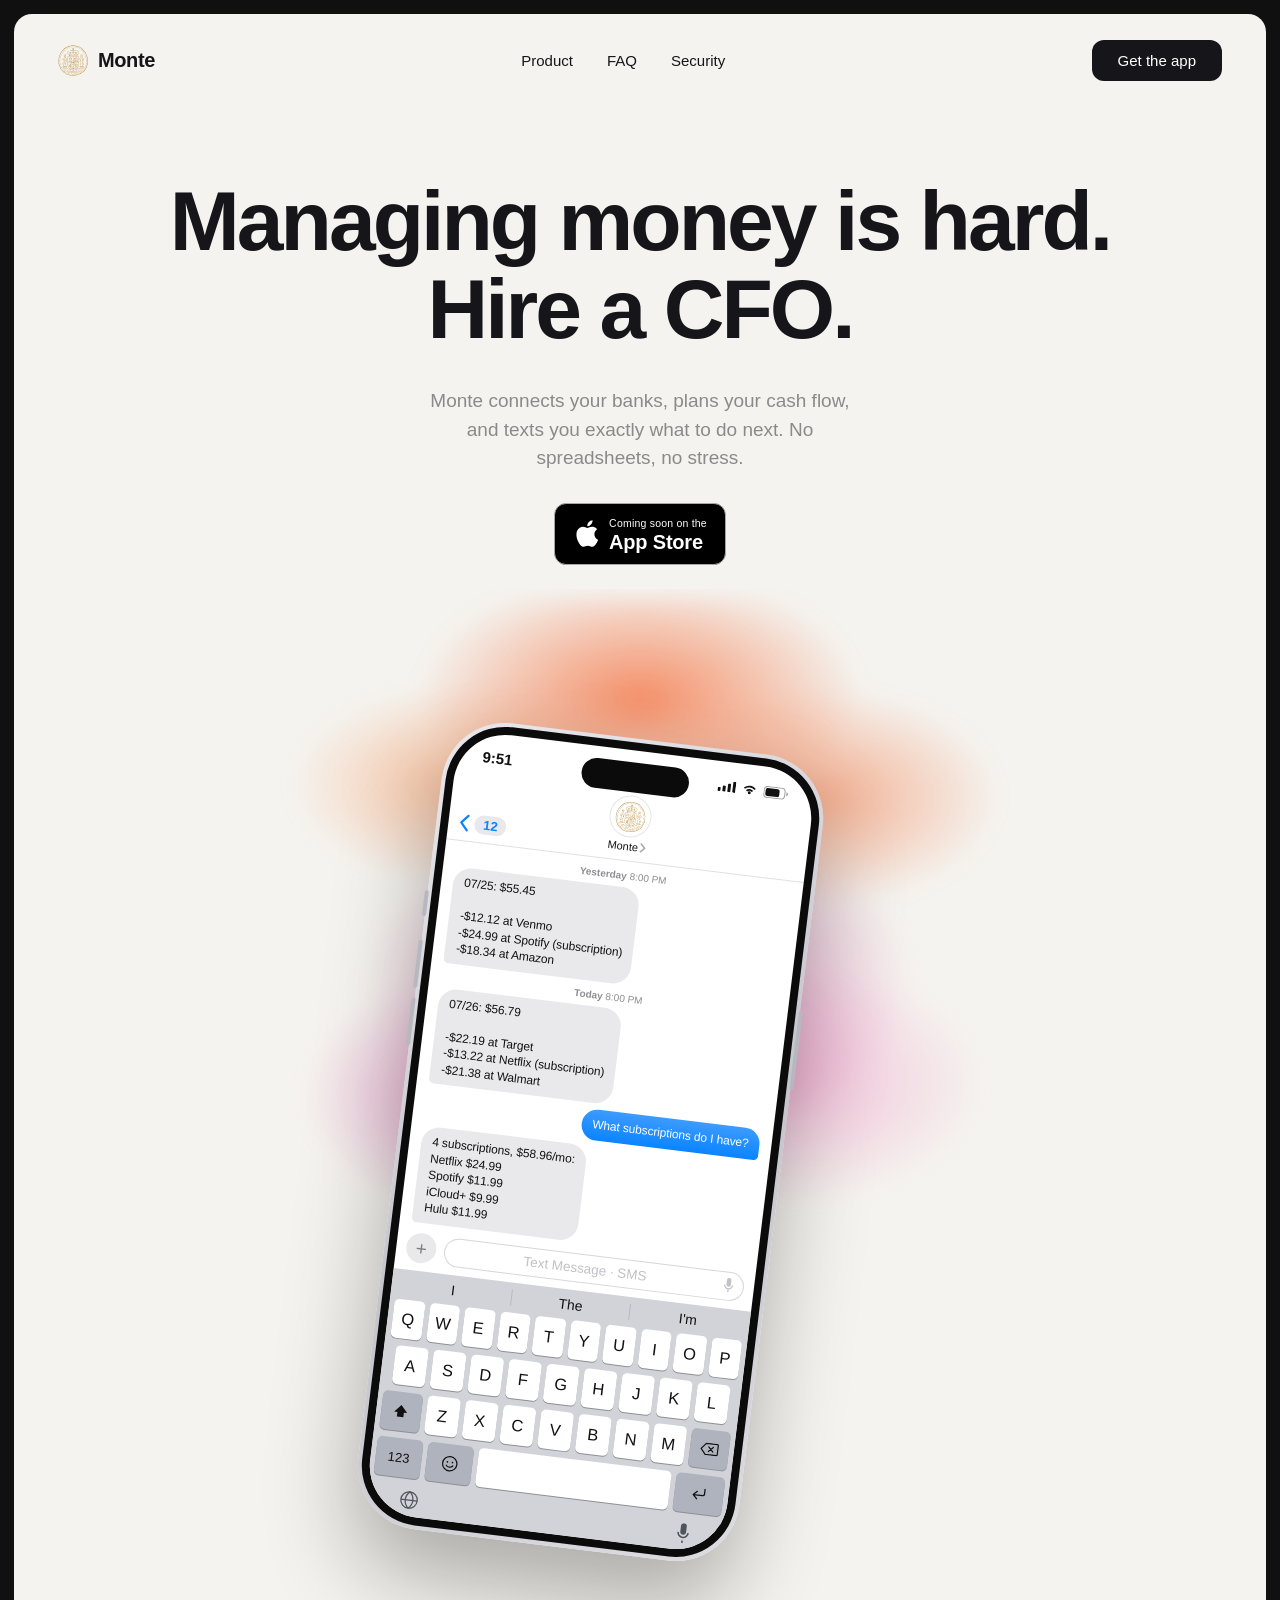
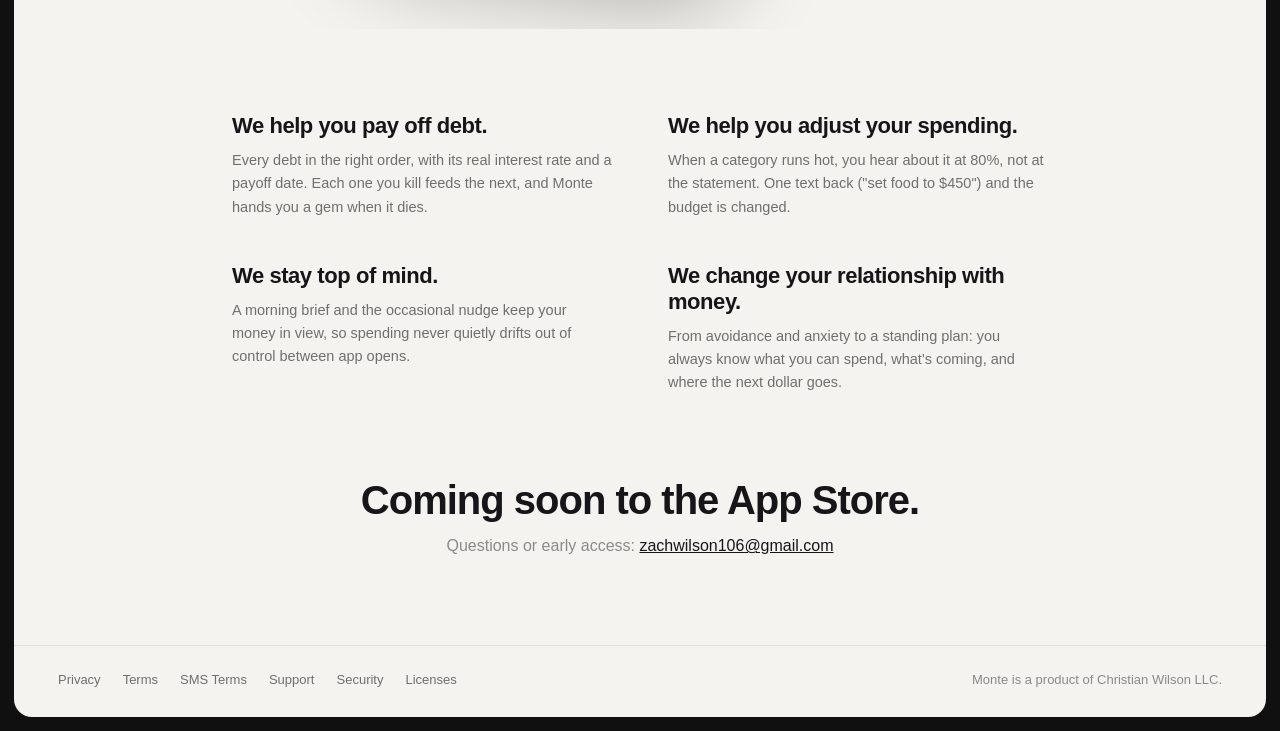
<file: index.html>
<!doctype html>
<html lang="en">
<head>
<meta charset="utf-8">
<meta name="viewport" content="width=device-width, initial-scale=1">
<title>Monte, Your personal CFO</title>
<meta name="description" content="Monte connects your banks, plans your cash flow, and texts you exactly what to do next. Your personal CFO, in your pocket.">
<link rel="icon" type="image/svg+xml" href="/coin.svg">
<link rel="icon" type="image/png" href="/logo.png">
<style>
  * { margin: 0; padding: 0; box-sizing: border-box; }
  html { scroll-behavior: smooth; }
  body {
    background: #101010;
    font-family: -apple-system, BlinkMacSystemFont, "SF Pro Display", "Segoe UI", Roboto, sans-serif;
    color: #16161a;
    padding: 14px;
  }
  .page {
    background: #f5f3ef;
    border-radius: 18px;
    overflow: hidden;
    min-height: calc(100vh - 28px);
    display: flex;
    flex-direction: column;
  }

  /* Header */
  header {
    display: flex; align-items: center; justify-content: space-between;
    padding: 26px 44px 0;
  }
  .brand { display: flex; align-items: center; gap: 10px; text-decoration: none; color: #16161a; }
  .brand img { width: 30px; height: 31px; }
  .brand span { font-size: 20px; font-weight: 600; letter-spacing: -0.02em; }
  nav { display: flex; gap: 34px; }
  nav a { text-decoration: none; color: #16161a; font-size: 15px; }
  nav a:hover { opacity: 0.6; }
  .btn {
    display: inline-block; background: #16161a; color: #fff; text-decoration: none;
    font-size: 15px; font-weight: 500; padding: 12px 26px; border-radius: 12px;
  }
  .btn:hover { background: #000; }

  /* Hero */
  .hero { text-align: center; padding: 96px 24px 0; }
  .hero h1 {
    font-weight: 700;
    font-size: clamp(42px, 6.6vw, 84px);
    line-height: 1.05;
    letter-spacing: -0.035em;
  }
  .hero p {
    color: #8a8a8a; font-size: clamp(16px, 1.6vw, 19px); line-height: 1.5;
    max-width: 420px; margin: 34px auto 0;
  }
  .hero .btn { margin-top: 30px; padding: 14px 32px; border-radius: 13px; font-size: 16px; }
  .appstore {
    display: inline-flex; align-items: center; gap: 10px;
    background: #000; color: #fff; text-decoration: none;
    border: 1px solid #a6a6a6; border-radius: 12px;
    padding: 9px 18px 10px; margin-top: 30px;
  }
  .appstore .lines { text-align: left; line-height: 1.15; }
  .appstore .small { font-size: 10.5px; letter-spacing: 0.02em; }
  .appstore .big { font-size: 20px; font-weight: 600; letter-spacing: -0.01em; }

  /* Cloud + phone */
  .stage { position: relative; margin-top: 24px; height: 1040px; overflow: hidden; }
  .cloud {
    position: absolute; left: 50%; top: 10px; transform: translateX(-50%);
    width: 860px; height: 620px; pointer-events: none;
    background:
      radial-gradient(38% 30% at 50% 16%, rgba(244,124,78,.85), transparent 68%),
      radial-gradient(30% 24% at 30% 30%, rgba(248,176,132,.8), transparent 68%),
      radial-gradient(32% 26% at 70% 32%, rgba(243,140,96,.7), transparent 68%),
      radial-gradient(46% 38% at 50% 62%, rgba(238,132,194,.8), transparent 70%),
      radial-gradient(36% 30% at 36% 80%, rgba(230,110,188,.7), transparent 70%),
      radial-gradient(34% 28% at 66% 78%, rgba(240,150,200,.6), transparent 70%);
    filter: blur(10px);
  }
  .phone {
    position: relative; margin: 150px auto 0;
    width: 384px; height: 812px;
    background: linear-gradient(145deg, #e8e8ec, #c4c4cb 55%, #dcdce1);
    border-radius: 64px; padding: 4px;
    transform: rotate(7deg);
    transform-origin: top center;
    box-shadow: 0 44px 90px rgba(0,0,0,.30);
  }
  .sbtn { position: absolute; background: #b7b7bf; border-radius: 3px; }
  .sbtn.action { left: -3px; top: 176px; width: 4px; height: 26px; }
  .sbtn.volup  { left: -3px; top: 226px; width: 4px; height: 48px; }
  .sbtn.voldn  { left: -3px; top: 284px; width: 4px; height: 48px; }
  .sbtn.power  { right: -3px; top: 250px; width: 4px; height: 80px; }
  .bezel { background: #0b0b0c; border-radius: 60px; padding: 8px; height: 100%; }
  .screen {
    background: #fff; border-radius: 52px; height: 100%; overflow: hidden;
    position: relative; display: flex; flex-direction: column;
  }
  .island {
    position: absolute; top: 12px; left: 50%; transform: translateX(-50%);
    width: 108px; height: 30px; background: #0b0b0c; border-radius: 18px; z-index: 2;
  }
  .statusrow {
    display: flex; justify-content: space-between; align-items: center;
    padding: 16px 26px 0; font-size: 15px; font-weight: 600; color: #111;
  }
  .statusrow .icons { display: flex; align-items: center; gap: 6px; }
  .statusrow svg { display: block; }
  .msgheader {
    display: flex; align-items: flex-end; padding: 12px 10px 8px;
    border-bottom: 0.5px solid rgba(0,0,0,.12);
  }
  .back { display: flex; align-items: center; gap: 5px; width: 74px; }
  .unread {
    background: #e9e9eb; color: #0a84ff; font-size: 13px; font-weight: 600;
    padding: 2px 9px; border-radius: 12px;
  }
  .contact { flex: 1; text-align: center; }
  .contact .avatar {
    width: 42px; height: 42px; border-radius: 50%; background: #fff;
    border: 1px solid rgba(0,0,0,.1);
    display: inline-flex; align-items: center; justify-content: center;
  }
  .contact .avatar img { width: 30px; height: 31px; }
  .contact .name {
    font-size: 11px; color: #111; margin-top: 3px;
    display: flex; align-items: center; justify-content: center; gap: 2px;
  }
  .contact .name svg { opacity: 0.35; }
  .hspace { width: 74px; }
  .thread {
    flex: 1; overflow: hidden; text-align: left;
    display: flex; flex-direction: column; gap: 6px;
    padding: 7px 12px 2px; font-size: 12px;
  }
  .day { text-align: center; font-size: 10px; color: #8e8e93; margin-top: 2px; }
  .day b { font-weight: 600; }
  .imsg {
    max-width: 80%; padding: 7px 11px; border-radius: 18px;
    line-height: 1.38; letter-spacing: -0.01em; white-space: pre-line;
  }
  .recv { background: #e9e9eb; color: #111; align-self: flex-start; border-bottom-left-radius: 5px; }
  .sent {
    background: linear-gradient(180deg, #3d9bff, #0a84ff); color: #fff;
    align-self: flex-end; border-bottom-right-radius: 5px;
  }
  .inputbar { display: flex; align-items: center; gap: 8px; padding: 4px 10px 8px; }
  .plusbtn {
    width: 30px; height: 30px; border-radius: 50%; background: #e9e9eb;
    color: #7c7c82; font-size: 19px; line-height: 1;
    display: flex; align-items: center; justify-content: center;
  }
  .field {
    flex: 1; position: relative; border: 1px solid #d6d6db; border-radius: 16px;
    padding: 6px 30px 6px 12px; font-size: 13.5px; color: #c1c1c6;
  }
  .field svg { position: absolute; right: 9px; top: 50%; transform: translateY(-50%); }
  .kb { background: #d1d3d9; padding: 0 3px 4px; }
  .qt { display: flex; align-items: stretch; padding: 7px 0; }
  .qt span {
    flex: 1; text-align: center; font-size: 14px; color: #111;
    border-right: 1px solid rgba(0,0,0,.12);
  }
  .qt span:last-child { border-right: none; }
  .krow { display: flex; justify-content: center; gap: 5px; margin-bottom: 7px; padding: 0 2px; }
  .key {
    flex: 1; max-width: 33px; height: 39px; background: #fff; border-radius: 5px;
    box-shadow: 0 1px 0 rgba(0,0,0,.32); color: #111;
    display: flex; align-items: center; justify-content: center; font-size: 16.5px;
  }
  .key.mod { max-width: 44px; background: #aeb3be; }
  .key.k123 { max-width: 46px; background: #aeb3be; font-size: 13px; }
  .key.face { max-width: 46px; background: #aeb3be; }
  .key.space { max-width: none; flex: 4; }
  .key.ret { max-width: 60px; background: #aeb3be; }
  .kbfoot { display: flex; justify-content: space-between; padding: 4px 30px 2px; }

  /* Product strip */
  .strip {
    display: grid; grid-template-columns: repeat(2, 1fr); gap: 44px 56px;
    max-width: 880px; margin: 0 auto; padding: 84px 32px;
  }
  .strip h3 {
    font-weight: 700; letter-spacing: -0.02em;
    font-size: 22px; margin-bottom: 10px;
  }
  .strip p { color: #6f6f6f; font-size: 14.5px; line-height: 1.6; }

  /* Get section */
  .get { text-align: center; padding: 0 24px 90px; }
  .get h2 {
    font-weight: 700;
    font-size: clamp(28px, 3.6vw, 40px); letter-spacing: -0.025em;
  }
  .get p { color: #8a8a8a; margin-top: 14px; font-size: 16px; }
  .get a { color: #16161a; }

  /* Footer */
  footer {
    border-top: 1px solid rgba(0,0,0,.08);
    padding: 26px 44px 30px;
    display: flex; flex-wrap: wrap; gap: 10px 26px; align-items: center; justify-content: space-between;
    font-size: 13px; color: #8a8a8a;
  }
  footer .links { display: flex; flex-wrap: wrap; gap: 22px; }
  footer a { color: #6f6f6f; text-decoration: none; }
  footer a:hover { color: #16161a; }

  @media (max-width: 760px) {
    header { padding: 20px 22px 0; }
    nav { display: none; }
    .hero { padding-top: 64px; }
    .stage { height: 820px; }
    .phone { margin-top: 110px; transform: rotate(4deg) scale(0.8); }
    .cloud { width: 620px; height: 470px; }
    .strip { grid-template-columns: 1fr; gap: 34px; padding: 64px 28px; }
    footer { padding: 22px 22px 26px; justify-content: center; text-align: center; }
  }
  @media (max-width: 420px) {
    .stage { height: 730px; }
    .phone { transform: rotate(3deg) scale(0.7); margin-top: 80px; }
  }
</style>
</head>
<body>
<div class="page">

  <header>
    <a class="brand" href="./"><img src="/coin.svg" alt=""><span>Monte</span></a>
    <nav>
      <a href="#product">Product</a>
      <a href="faq/">FAQ</a>
      <a href="security/">Security</a>
    </nav>
    <a class="btn" href="#get">Get the app</a>
  </header>

  <section class="hero">
    <h1>Managing money is hard.<br>Hire a CFO.</h1>
    <p>Monte connects your banks, plans your cash flow, and texts you exactly what to do next. No spreadsheets, no stress.</p>
    <a class="appstore" href="#get" aria-label="Download on the App Store (coming soon)">
      <svg width="26" height="31" viewBox="0 0 24 29" fill="#fff"><path d="M19.9 15.3c0-3.1 2.5-4.6 2.6-4.7-1.4-2.1-3.7-2.4-4.5-2.4-1.9-.2-3.7 1.1-4.7 1.1-1 0-2.5-1.1-4.1-1.1-2.1 0-4 1.2-5.1 3.1-2.2 3.8-.6 9.4 1.6 12.5 1 1.5 2.3 3.2 3.9 3.1 1.6-.1 2.2-1 4.1-1s2.4 1 4.1 1c1.7 0 2.8-1.5 3.8-3 1.2-1.7 1.7-3.4 1.7-3.5-.1-.1-3.4-1.3-3.4-5.1zM16.8 5.9c.9-1 1.4-2.4 1.3-3.9-1.2.1-2.7.8-3.6 1.9-.8.9-1.5 2.4-1.3 3.8 1.4.1 2.7-.7 3.6-1.8z"/></svg>
      <span class="lines"><span class="small">Coming soon on the</span><br><span class="big">App Store</span></span>
    </a>

    <div class="stage">
      <div class="cloud"></div>
      <div class="phone">
        <span class="sbtn action"></span><span class="sbtn volup"></span><span class="sbtn voldn"></span><span class="sbtn power"></span>
        <div class="bezel">
        <div class="screen">
          <div class="island"></div>
          <div class="statusrow">
            <span>9:51</span>
            <span class="icons">
              <svg width="18" height="11" viewBox="0 0 18 11" fill="#111"><rect x="0" y="7" width="3" height="4" rx="0.8"/><rect x="5" y="5" width="3" height="6" rx="0.8"/><rect x="10" y="2.5" width="3" height="8.5" rx="0.8"/><rect x="15" y="0" width="3" height="11" rx="0.8"/></svg>
              <svg width="16" height="11" viewBox="0 0 16 12" fill="#111"><path d="M8 9.6a1.6 1.6 0 1 1 0 3.2 1.6 1.6 0 0 1 0-3.2z" transform="translate(0,-1.4)"/><path d="M8 5.8c1.5 0 2.9.6 3.9 1.6l-1.3 1.3A3.7 3.7 0 0 0 8 7.6c-1 0-1.9.4-2.6 1.1L4.1 7.4a5.5 5.5 0 0 1 3.9-1.6z"/><path d="M8 2.2c2.5 0 4.8 1 6.5 2.7l-1.3 1.3A7.3 7.3 0 0 0 8 4.1c-2 0-3.8.8-5.2 2.1L1.5 4.9A9.2 9.2 0 0 1 8 2.2z"/></svg>
              <svg width="25" height="12" viewBox="0 0 25 12"><rect x="0.5" y="0.5" width="21" height="11" rx="3.5" fill="none" stroke="#111" stroke-opacity="0.4"/><rect x="2" y="2" width="14" height="8" rx="2" fill="#111"/><path d="M23 4v4c1-.3 1.6-1 1.6-2S24 4.3 23 4z" fill="#111" fill-opacity="0.4"/></svg>
            </span>
          </div>
          <div class="msgheader">
            <span class="back">
              <svg width="11" height="19" viewBox="0 0 12 20" fill="none"><path d="M10 2 3 10l7 8" stroke="#0a84ff" stroke-width="2.4" stroke-linecap="round" stroke-linejoin="round"/></svg>
              <span class="unread">12</span>
            </span>
            <span class="contact">
              <span class="avatar"><img src="/coin.svg" alt=""></span>
              <span class="name">Monte <svg width="6" height="10" viewBox="0 0 6 10" fill="none"><path d="M1 1l4 4-4 4" stroke="#111" stroke-width="1.6" stroke-linecap="round"/></svg></span>
            </span>
            <span class="hspace"></span>
          </div>
          <div class="thread">
            <div class="day"><b>Yesterday</b> 8:00 PM</div>
            <div class="imsg recv">07/25: $55.45

-$12.12 at Venmo
-$24.99 at Spotify (subscription)
-$18.34 at Amazon</div>
            <div class="day"><b>Today</b> 8:00 PM</div>
            <div class="imsg recv">07/26: $56.79

-$22.19 at Target
-$13.22 at Netflix (subscription)
-$21.38 at Walmart</div>
            <div class="imsg sent">What subscriptions do I have?</div>
            <div class="imsg recv">4 subscriptions, $58.96/mo:
Netflix $24.99
Spotify $11.99
iCloud+ $9.99
Hulu $11.99</div>
          </div>
          <div class="inputbar">
            <span class="plusbtn">+</span>
            <span class="field">Text Message · SMS
              <svg width="11" height="16" viewBox="0 0 12 18" fill="#c1c1c6"><rect x="3.5" y="0" width="5" height="10" rx="2.5"/><path d="M1 8a5 5 0 0 0 10 0h-1.4a3.6 3.6 0 0 1-7.2 0z"/><rect x="5.3" y="13" width="1.4" height="3"/></svg>
            </span>
          </div>
          <div class="kb">
            <div class="qt"><span>I</span><span>The</span><span>I'm</span></div>
            <div class="krow"><span class="key">Q</span><span class="key">W</span><span class="key">E</span><span class="key">R</span><span class="key">T</span><span class="key">Y</span><span class="key">U</span><span class="key">I</span><span class="key">O</span><span class="key">P</span></div>
            <div class="krow"><span class="key">A</span><span class="key">S</span><span class="key">D</span><span class="key">F</span><span class="key">G</span><span class="key">H</span><span class="key">J</span><span class="key">K</span><span class="key">L</span></div>
            <div class="krow">
              <span class="key mod"><svg width="15" height="14" viewBox="0 0 16 15" fill="#111"><path d="M8 0 1 8h3.5v5h7V8H15z"/></svg></span>
              <span class="key">Z</span><span class="key">X</span><span class="key">C</span><span class="key">V</span><span class="key">B</span><span class="key">N</span><span class="key">M</span>
              <span class="key mod"><svg width="19" height="13" viewBox="0 0 20 14" fill="none"><path d="M6 1h12a1 1 0 0 1 1 1v10a1 1 0 0 1-1 1H6L1 7z" stroke="#111" stroke-width="1.3"/><path d="m9 4.5 5 5m0-5-5 5" stroke="#111" stroke-width="1.3" stroke-linecap="round"/></svg></span>
            </div>
            <div class="krow">
              <span class="key k123">123</span>
              <span class="key face"><svg width="17" height="17" viewBox="0 0 18 18" fill="none"><circle cx="9" cy="9" r="7.6" stroke="#111" stroke-width="1.3"/><circle cx="6.3" cy="7.4" r="0.9" fill="#111"/><circle cx="11.7" cy="7.4" r="0.9" fill="#111"/><path d="M5.5 11a4.4 4.4 0 0 0 7 0" stroke="#111" stroke-width="1.3" stroke-linecap="round"/></svg></span>
              <span class="key space"></span>
              <span class="key ret"><svg width="15" height="13" viewBox="0 0 16 14" fill="none"><path d="M14 1v5a2 2 0 0 1-2 2H2m0 0 4-4M2 8l4 4" stroke="#111" stroke-width="1.4" stroke-linecap="round" stroke-linejoin="round"/></svg></span>
            </div>
            <div class="kbfoot">
              <svg width="21" height="21" viewBox="0 0 22 22" fill="none"><circle cx="11" cy="11" r="8.6" stroke="#50555c" stroke-width="1.3"/><path d="M2.4 11h17.2M11 2.4c-2.6 2.3-4 5.2-4 8.6s1.4 6.3 4 8.6c2.6-2.3 4-5.2 4-8.6s-1.4-6.3-4-8.6z" stroke="#50555c" stroke-width="1.3"/></svg>
              <svg width="15" height="21" viewBox="0 0 12 18" fill="#50555c"><rect x="3.5" y="0" width="5" height="10" rx="2.5"/><path d="M1 8a5 5 0 0 0 10 0h-1.4a3.6 3.6 0 0 1-7.2 0z"/><rect x="5.3" y="15" width="1.4" height="2"/></svg>
            </div>
          </div>
        </div>
        </div>
      </div>
    </div>
  </section>

  <section class="strip" id="product">
    <div>
      <h3>We help you pay off debt.</h3>
      <p>Every debt in the right order, with its real interest rate and a payoff date. Each one you kill feeds the next, and Monte hands you a gem when it dies.</p>
    </div>
    <div>
      <h3>We help you adjust your spending.</h3>
      <p>When a category runs hot, you hear about it at 80%, not at the statement. One text back ("set food to $450") and the budget is changed.</p>
    </div>
    <div>
      <h3>We stay top of mind.</h3>
      <p>A morning brief and the occasional nudge keep your money in view, so spending never quietly drifts out of control between app opens.</p>
    </div>
    <div>
      <h3>We change your relationship with money.</h3>
      <p>From avoidance and anxiety to a standing plan: you always know what you can spend, what's coming, and where the next dollar goes.</p>
    </div>
  </section>

  <section class="get" id="get">
    <h2>Coming soon to the App Store.</h2>
    <p>Questions or early access: <a href="mailto:zachwilson106@gmail.com">zachwilson106@gmail.com</a></p>
  </section>

  <footer>
    <div class="links">
      <a href="privacy/">Privacy</a>
      <a href="terms/">Terms</a>
      <a href="sms/">SMS Terms</a>
      <a href="faq/">Support</a>
      <a href="security/">Security</a>
      <a href="licenses/">Licenses</a>
    </div>
    <p>Monte is a product of Christian Wilson LLC.</p>
  </footer>

</div>
</body>
</html>
</file>
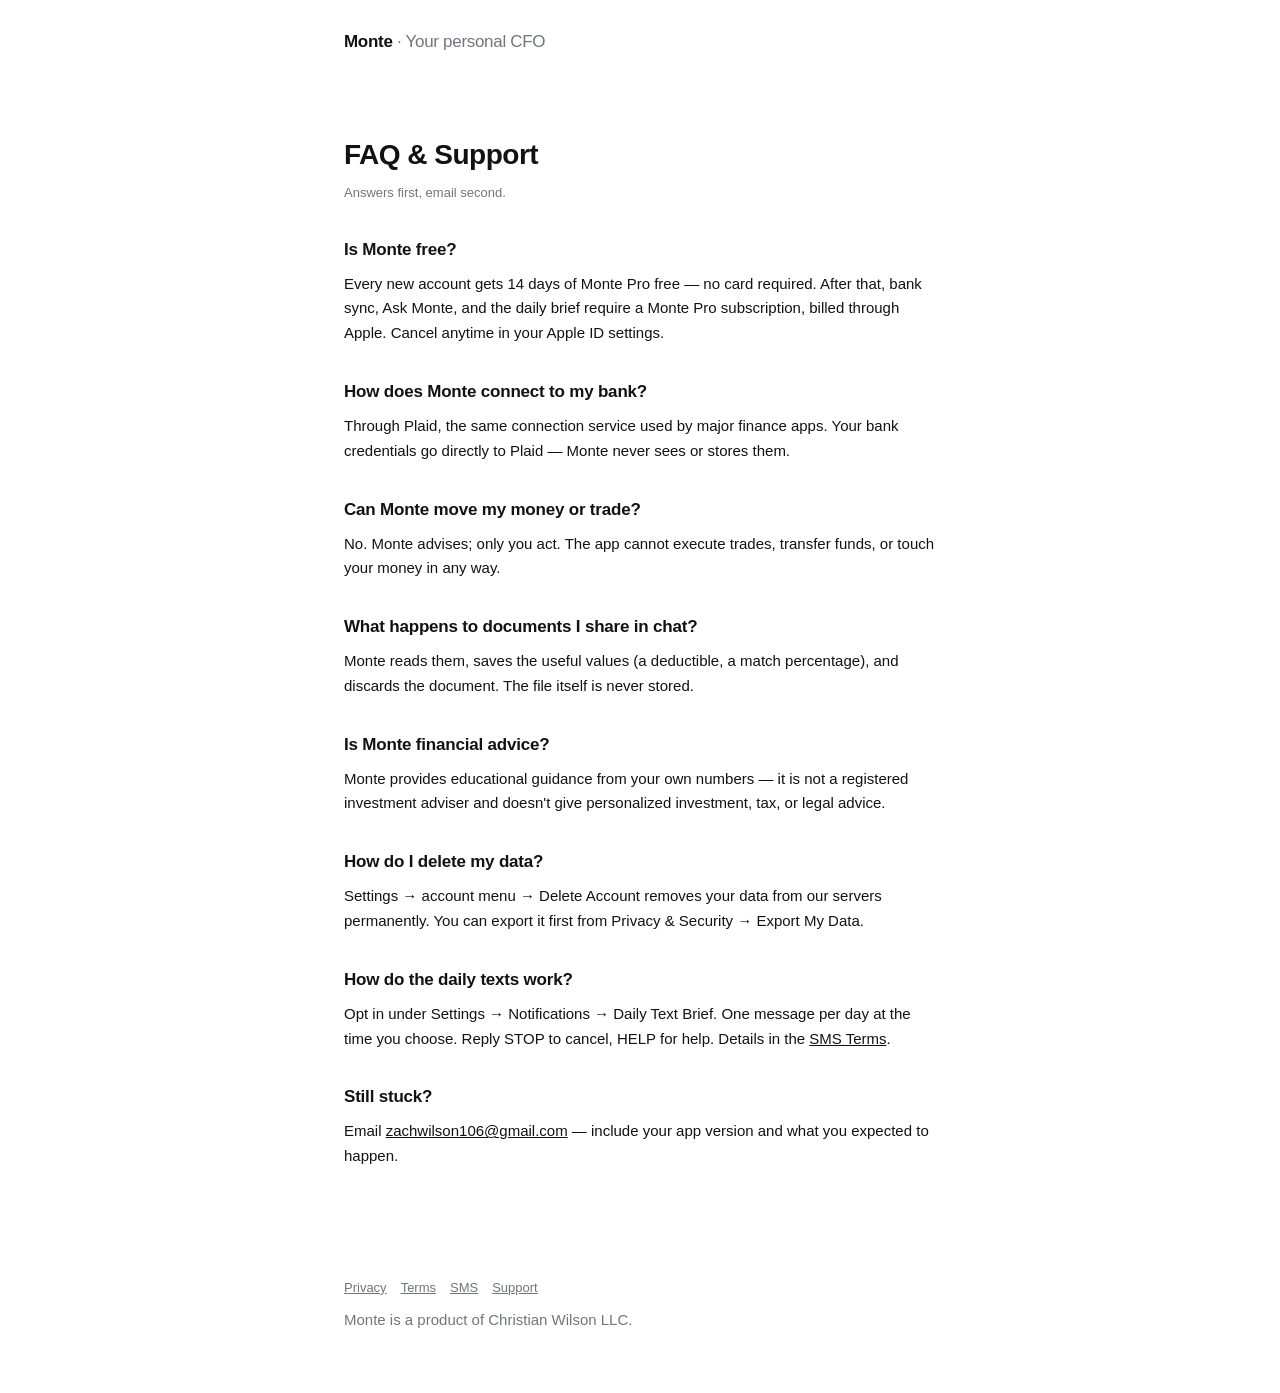
<file: faq/index.html>
<!doctype html>
<html lang="en">
<head>
<meta charset="utf-8">
<meta name="viewport" content="width=device-width, initial-scale=1">
<title>FAQ &amp; Support — Monte</title>
<link rel="icon" type="image/png" href="/logo.png">
<link rel="stylesheet" href="../style.css">
</head>
<body>
<header class="site"><a href="../">Monte <span>· Your personal CFO</span></a></header>
<main>
  <h1>FAQ &amp; Support</h1>
  <p class="date">Answers first, email second.</p>

  <h2>Is Monte free?</h2>
  <p>Every new account gets 14 days of Monte Pro free — no card required. After that, bank sync,
     Ask Monte, and the daily brief require a Monte Pro subscription, billed through Apple.
     Cancel anytime in your Apple ID settings.</p>

  <h2>How does Monte connect to my bank?</h2>
  <p>Through Plaid, the same connection service used by major finance apps. Your bank credentials go
     directly to Plaid — Monte never sees or stores them.</p>

  <h2>Can Monte move my money or trade?</h2>
  <p>No. Monte advises; only you act. The app cannot execute trades, transfer funds, or touch your
     money in any way.</p>

  <h2>What happens to documents I share in chat?</h2>
  <p>Monte reads them, saves the useful values (a deductible, a match percentage), and discards the
     document. The file itself is never stored.</p>

  <h2>Is Monte financial advice?</h2>
  <p>Monte provides educational guidance from your own numbers — it is not a registered investment
     adviser and doesn't give personalized investment, tax, or legal advice.</p>

  <h2>How do I delete my data?</h2>
  <p>Settings → account menu → Delete Account removes your data from our servers permanently.
     You can export it first from Privacy &amp; Security → Export My Data.</p>

  <h2>How do the daily texts work?</h2>
  <p>Opt in under Settings → Notifications → Daily Text Brief. One message per day at the time you
     choose. Reply STOP to cancel, HELP for help. Details in the
     <a href="../sms/">SMS Terms</a>.</p>

  <h2>Still stuck?</h2>
  <p>Email <a href="mailto:zachwilson106@gmail.com?subject=Monte%20Support">zachwilson106@gmail.com</a>
     — include your app version and what you expected to happen.</p>
</main>
<footer>
  <a href="../privacy/">Privacy</a><a href="../terms/">Terms</a><a href="../sms/">SMS</a><a href="../faq/">Support</a>
  <p style="margin-top:10px">Monte is a product of Christian Wilson LLC.</p>
</footer>
</body>
</html>
</file>
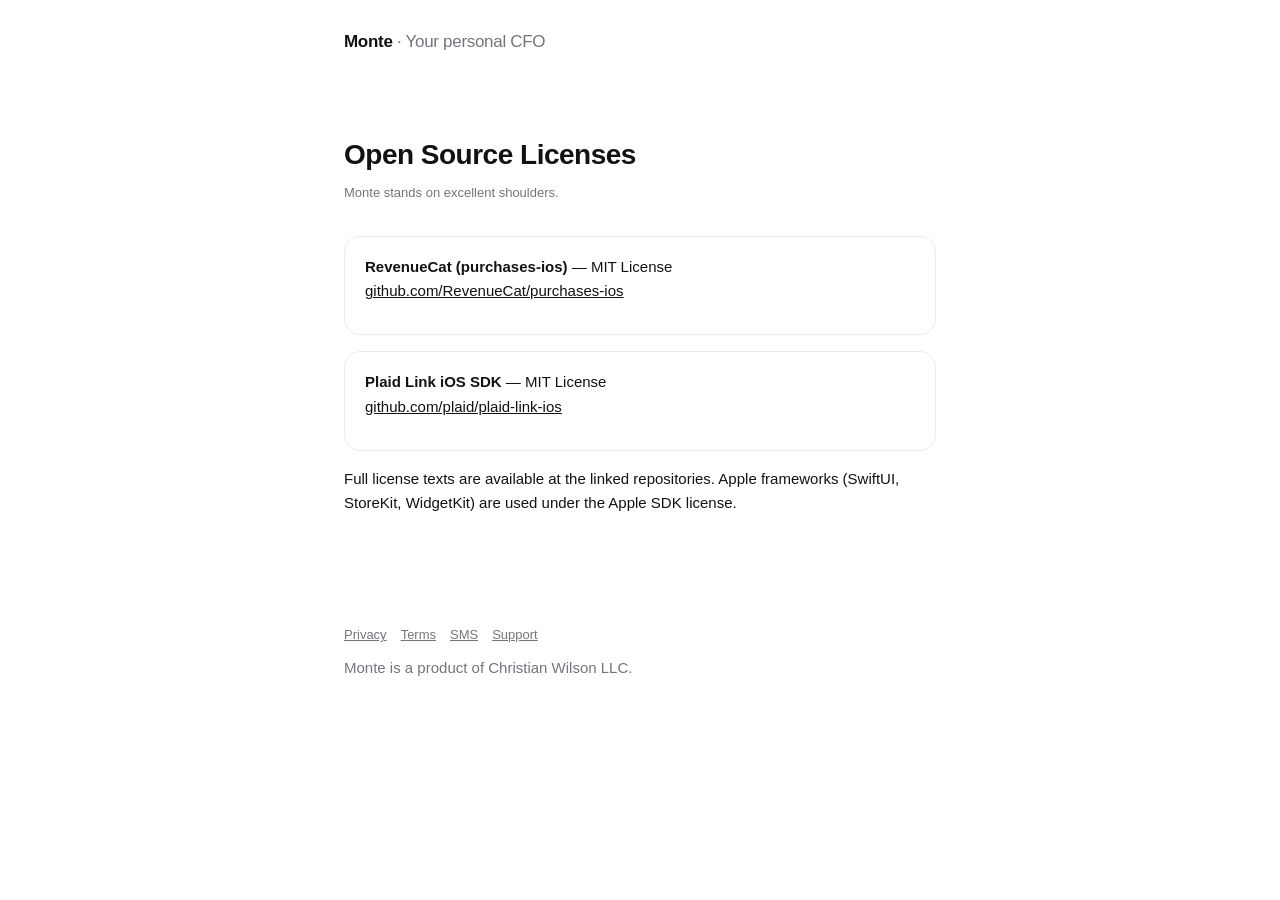
<file: licenses/index.html>
<!doctype html>
<html lang="en">
<head>
<meta charset="utf-8">
<meta name="viewport" content="width=device-width, initial-scale=1">
<title>Open Source Licenses — Monte</title>
<link rel="icon" type="image/png" href="/logo.png">
<link rel="stylesheet" href="../style.css">
</head>
<body>
<header class="site"><a href="../">Monte <span>· Your personal CFO</span></a></header>
<main>
  <h1>Open Source Licenses</h1>
  <p class="date">Monte stands on excellent shoulders.</p>

  <div class="card">
    <p><strong>RevenueCat (purchases-ios)</strong> — MIT License<br>
    <a href="https://github.com/RevenueCat/purchases-ios/blob/main/LICENSE">github.com/RevenueCat/purchases-ios</a></p>
  </div>
  <div class="card">
    <p><strong>Plaid Link iOS SDK</strong> — MIT License<br>
    <a href="https://github.com/plaid/plaid-link-ios/blob/master/LICENSE">github.com/plaid/plaid-link-ios</a></p>
  </div>
  <p>Full license texts are available at the linked repositories. Apple frameworks (SwiftUI,
     StoreKit, WidgetKit) are used under the Apple SDK license.</p>
</main>
<footer>
  <a href="../privacy/">Privacy</a><a href="../terms/">Terms</a><a href="../sms/">SMS</a><a href="../faq/">Support</a>
  <p style="margin-top:10px">Monte is a product of Christian Wilson LLC.</p>
</footer>
</body>
</html>
</file>
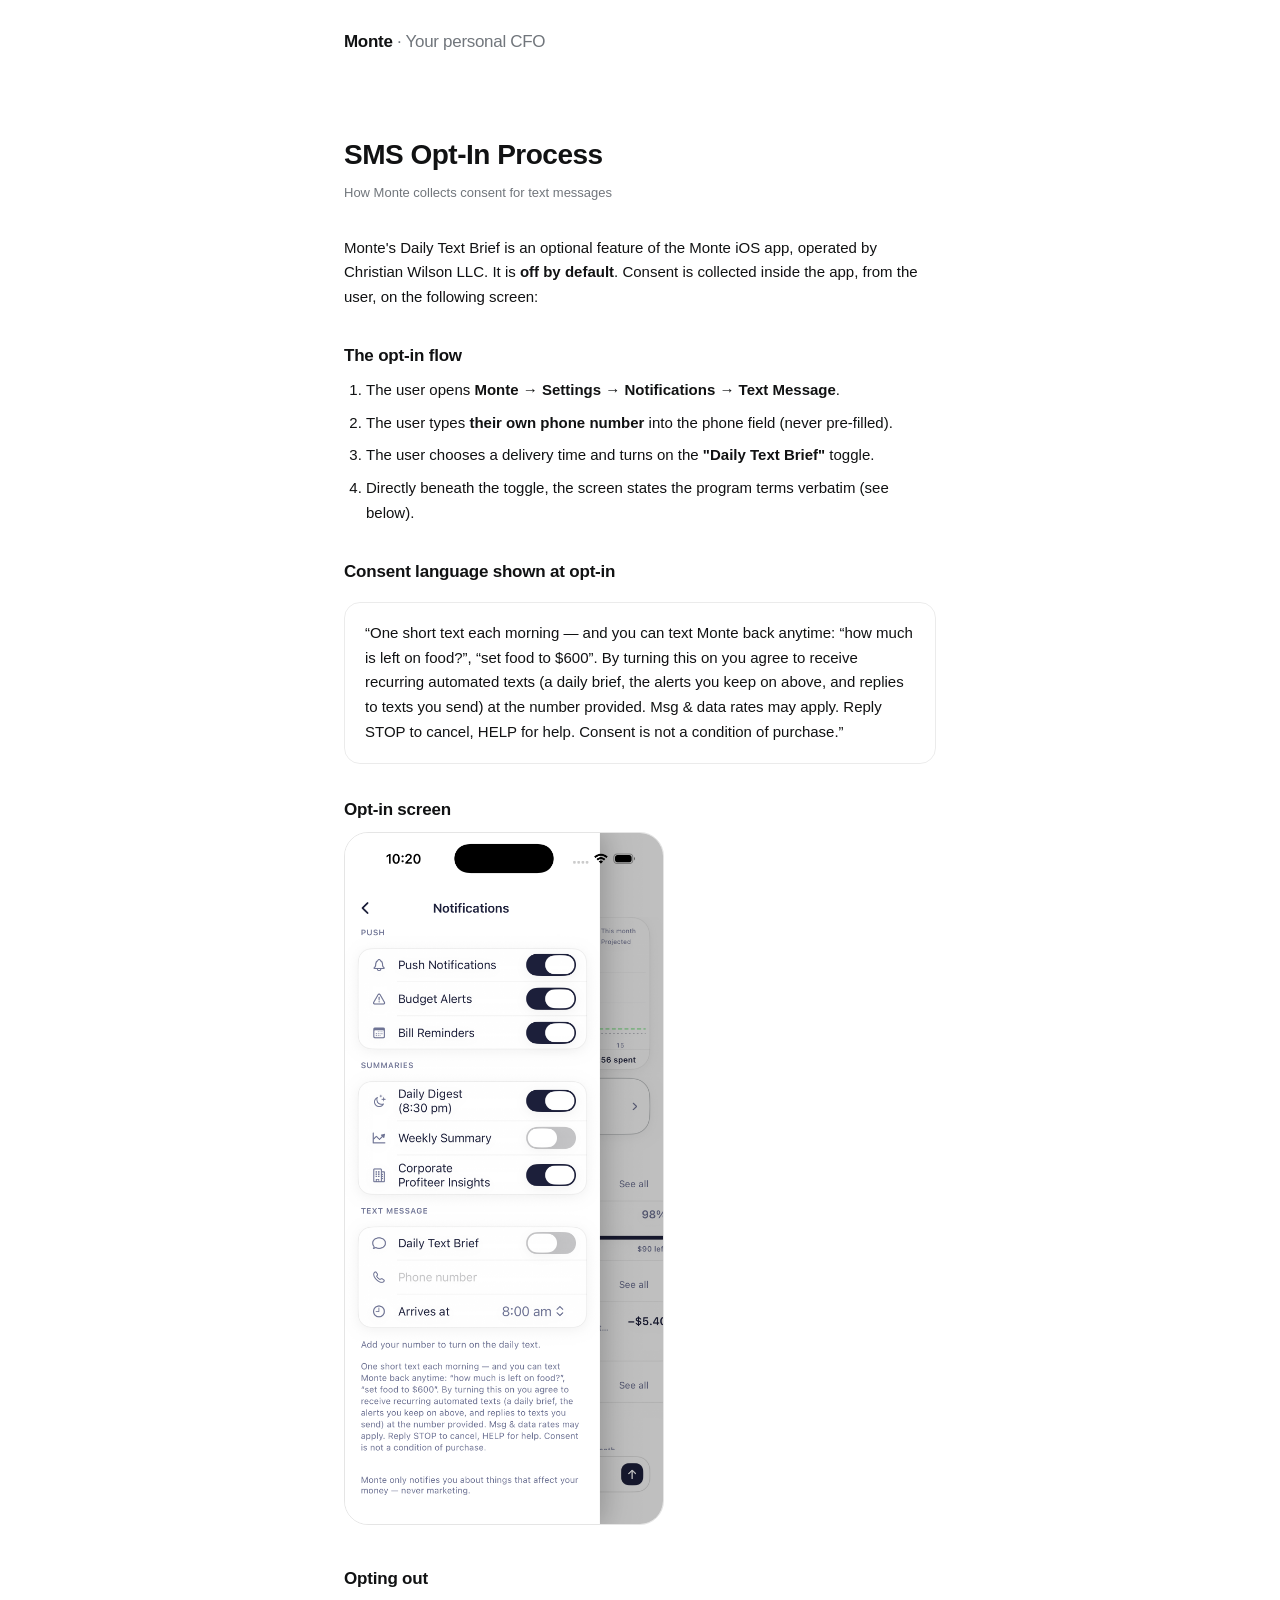
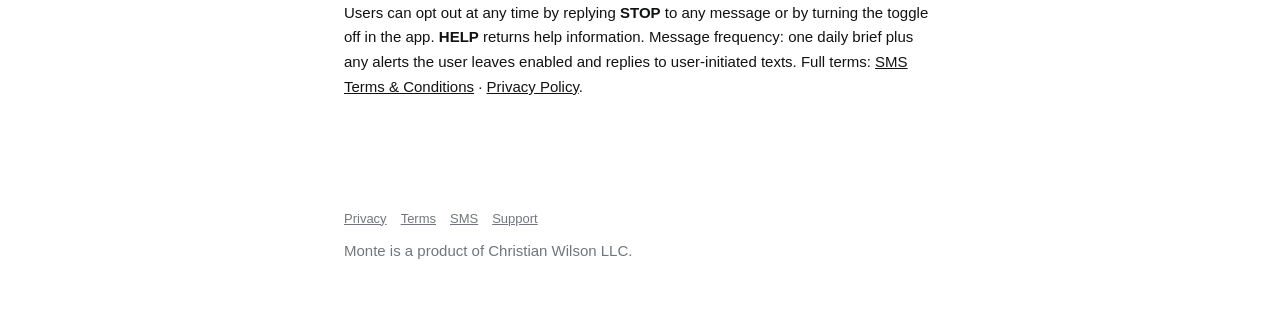
<file: optin/index.html>
<!doctype html>
<html lang="en">
<head>
<meta charset="utf-8">
<meta name="viewport" content="width=device-width, initial-scale=1">
<title>SMS Opt-In Process — Monte</title>
<link rel="icon" type="image/png" href="/logo.png">
<link rel="stylesheet" href="../style.css">
</head>
<body>
<header class="site"><a href="../">Monte <span>· Your personal CFO</span></a></header>
<main>
  <h1>SMS Opt-In Process</h1>
  <p class="date">How Monte collects consent for text messages</p>

  <p>Monte's Daily Text Brief is an optional feature of the Monte iOS app, operated by
     Christian Wilson LLC. It is <strong>off by default</strong>. Consent is collected inside
     the app, from the user, on the following screen:</p>

  <h2>The opt-in flow</h2>
  <ol style="padding-left:22px">
    <li style="font-size:15px;margin-bottom:8px">The user opens <strong>Monte → Settings → Notifications → Text Message</strong>.</li>
    <li style="font-size:15px;margin-bottom:8px">The user types <strong>their own phone number</strong> into the phone field (never pre-filled).</li>
    <li style="font-size:15px;margin-bottom:8px">The user chooses a delivery time and turns on the <strong>"Daily Text Brief"</strong> toggle.</li>
    <li style="font-size:15px;margin-bottom:8px">Directly beneath the toggle, the screen states the program terms verbatim (see below).</li>
  </ol>

  <h2>Consent language shown at opt-in</h2>
  <div class="card">
    <p style="margin-bottom:0">“One short text each morning — and you can text Monte back anytime:
    “how much is left on food?”, “set food to $600”. By turning this on you agree to receive
    recurring automated texts (a daily brief, the alerts you keep on above, and replies to texts
    you send) at the number provided. Msg &amp; data rates may apply. Reply STOP to cancel,
    HELP for help. Consent is not a condition of purchase.”</p>
  </div>

  <h2>Opt-in screen</h2>
  <p><img src="optin.png" alt="Monte's SMS opt-in screen: phone number field, delivery time, Daily Text Brief toggle, and the consent language beneath"
          style="max-width:320px;width:100%;border:1px solid rgba(0,0,0,0.1);border-radius:24px"></p>

  <h2>Opting out</h2>
  <p>Users can opt out at any time by replying <strong>STOP</strong> to any message or by turning
     the toggle off in the app. <strong>HELP</strong> returns help information. Message frequency:
     one daily brief plus any alerts the user leaves enabled and replies to user-initiated texts.
     Full terms: <a href="../sms/">SMS Terms &amp; Conditions</a> ·
     <a href="../privacy/">Privacy Policy</a>.</p>
</main>
<footer>
  <a href="../privacy/">Privacy</a><a href="../terms/">Terms</a><a href="../sms/">SMS</a><a href="../faq/">Support</a>
  <p style="margin-top:10px">Monte is a product of Christian Wilson LLC.</p>
</footer>
</body>
</html>
</file>
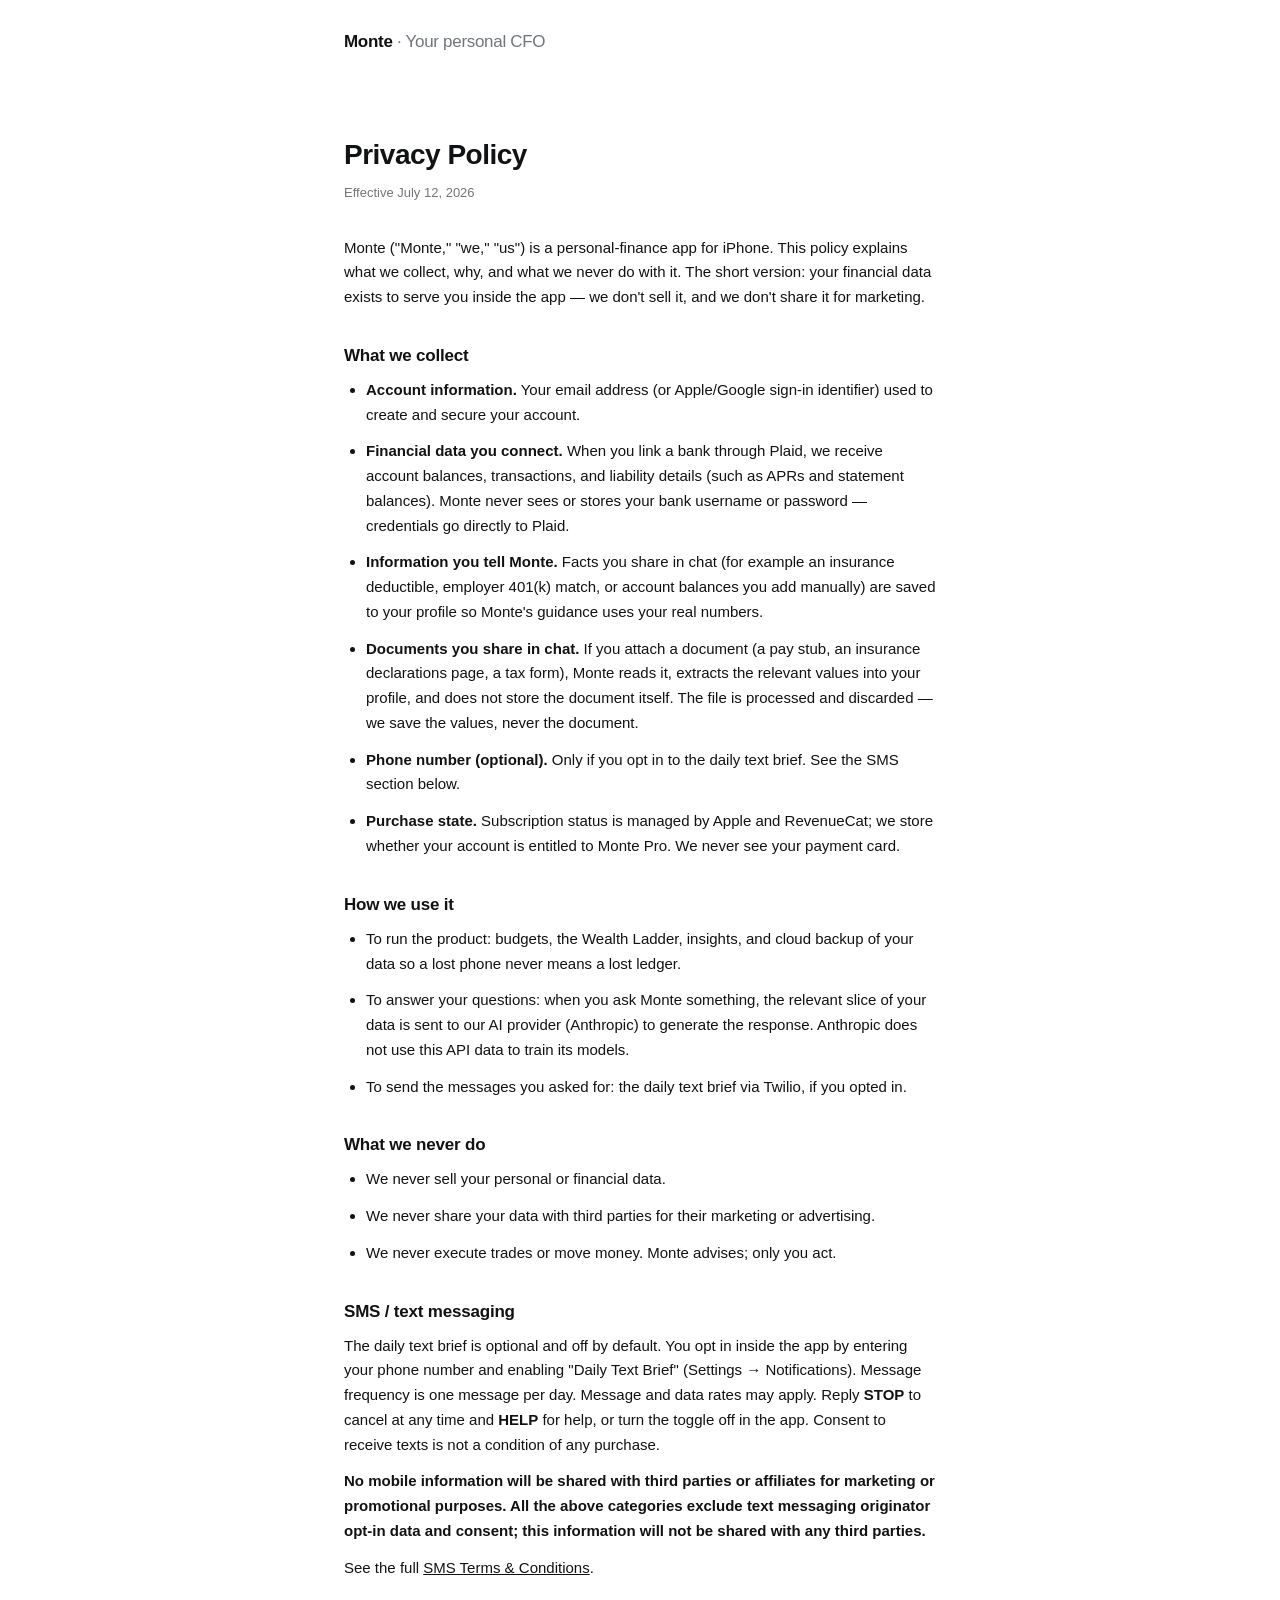
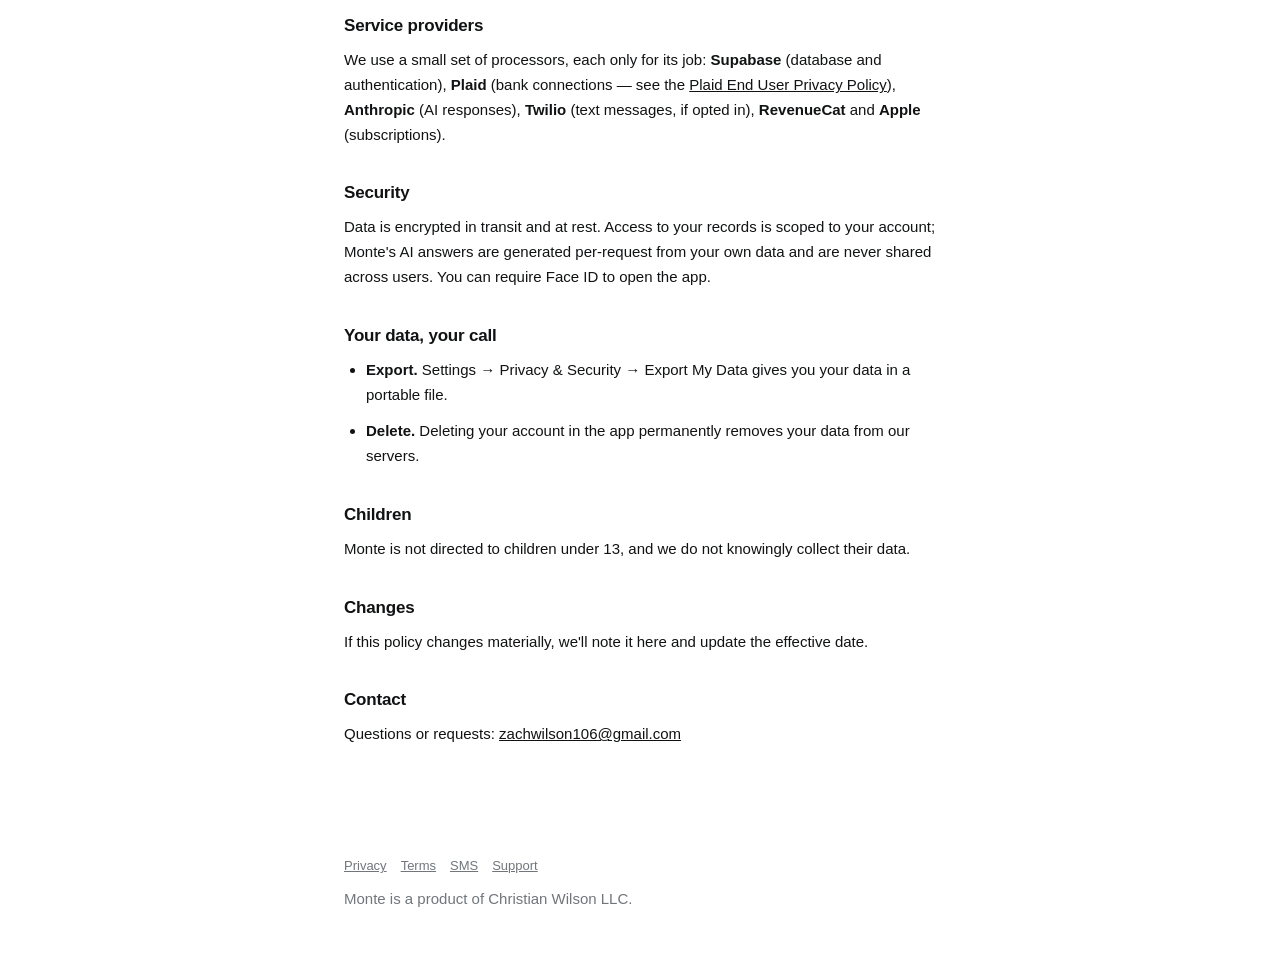
<file: privacy/index.html>
<!doctype html>
<html lang="en">
<head>
<meta charset="utf-8">
<meta name="viewport" content="width=device-width, initial-scale=1">
<title>Privacy Policy — Monte</title>
<link rel="icon" type="image/png" href="/logo.png">
<link rel="stylesheet" href="../style.css">
</head>
<body>
<header class="site"><a href="../">Monte <span>· Your personal CFO</span></a></header>
<main>
  <h1>Privacy Policy</h1>
  <p class="date">Effective July 12, 2026</p>

  <p>Monte ("Monte," "we," "us") is a personal-finance app for iPhone. This policy explains what
     we collect, why, and what we never do with it. The short version: your financial data exists
     to serve you inside the app — we don't sell it, and we don't share it for marketing.</p>

  <h2>What we collect</h2>
  <ul>
    <li><strong>Account information.</strong> Your email address (or Apple/Google sign-in identifier)
        used to create and secure your account.</li>
    <li><strong>Financial data you connect.</strong> When you link a bank through Plaid, we receive
        account balances, transactions, and liability details (such as APRs and statement balances).
        Monte never sees or stores your bank username or password — credentials go directly to Plaid.</li>
    <li><strong>Information you tell Monte.</strong> Facts you share in chat (for example an insurance
        deductible, employer 401(k) match, or account balances you add manually) are saved to your
        profile so Monte's guidance uses your real numbers.</li>
    <li><strong>Documents you share in chat.</strong> If you attach a document (a pay stub, an insurance
        declarations page, a tax form), Monte reads it, extracts the relevant values into your profile,
        and does not store the document itself. The file is processed and discarded — we save the
        values, never the document.</li>
    <li><strong>Phone number (optional).</strong> Only if you opt in to the daily text brief. See the
        SMS section below.</li>
    <li><strong>Purchase state.</strong> Subscription status is managed by Apple and RevenueCat; we
        store whether your account is entitled to Monte Pro. We never see your payment card.</li>
  </ul>

  <h2>How we use it</h2>
  <ul>
    <li>To run the product: budgets, the Wealth Ladder, insights, and cloud backup of your data
        so a lost phone never means a lost ledger.</li>
    <li>To answer your questions: when you ask Monte something, the relevant slice of your data is
        sent to our AI provider (Anthropic) to generate the response. Anthropic does not use this
        API data to train its models.</li>
    <li>To send the messages you asked for: the daily text brief via Twilio, if you opted in.</li>
  </ul>

  <h2>What we never do</h2>
  <ul>
    <li>We never sell your personal or financial data.</li>
    <li>We never share your data with third parties for their marketing or advertising.</li>
    <li>We never execute trades or move money. Monte advises; only you act.</li>
  </ul>

  <h2>SMS / text messaging</h2>
  <p>The daily text brief is optional and off by default. You opt in inside the app by entering your
     phone number and enabling "Daily Text Brief" (Settings → Notifications). Message frequency is
     one message per day. Message and data rates may apply. Reply <strong>STOP</strong> to cancel at
     any time and <strong>HELP</strong> for help, or turn the toggle off in the app. Consent to
     receive texts is not a condition of any purchase.</p>
  <p><strong>No mobile information will be shared with third parties or affiliates for marketing or
     promotional purposes. All the above categories exclude text messaging originator opt-in data
     and consent; this information will not be shared with any third parties.</strong></p>
  <p>See the full <a href="../sms/">SMS Terms &amp; Conditions</a>.</p>

  <h2>Service providers</h2>
  <p>We use a small set of processors, each only for its job: <strong>Supabase</strong> (database and
     authentication), <strong>Plaid</strong> (bank connections — see the
     <a href="https://plaid.com/legal/#end-user-privacy-policy">Plaid End User Privacy Policy</a>),
     <strong>Anthropic</strong> (AI responses), <strong>Twilio</strong> (text messages, if opted in),
     <strong>RevenueCat</strong> and <strong>Apple</strong> (subscriptions).</p>

  <h2>Security</h2>
  <p>Data is encrypted in transit and at rest. Access to your records is scoped to your account;
     Monte's AI answers are generated per-request from your own data and are never shared across
     users. You can require Face ID to open the app.</p>

  <h2>Your data, your call</h2>
  <ul>
    <li><strong>Export.</strong> Settings → Privacy &amp; Security → Export My Data gives you your
        data in a portable file.</li>
    <li><strong>Delete.</strong> Deleting your account in the app permanently removes your data from
        our servers.</li>
  </ul>

  <h2>Children</h2>
  <p>Monte is not directed to children under 13, and we do not knowingly collect their data.</p>

  <h2>Changes</h2>
  <p>If this policy changes materially, we'll note it here and update the effective date.</p>

  <h2>Contact</h2>
  <p>Questions or requests: <a href="mailto:zachwilson106@gmail.com">zachwilson106@gmail.com</a></p>
</main>
<footer>
  <a href="../privacy/">Privacy</a><a href="../terms/">Terms</a><a href="../sms/">SMS</a><a href="../faq/">Support</a>
  <p style="margin-top:10px">Monte is a product of Christian Wilson LLC.</p>
</footer>
</body>
</html>
</file>
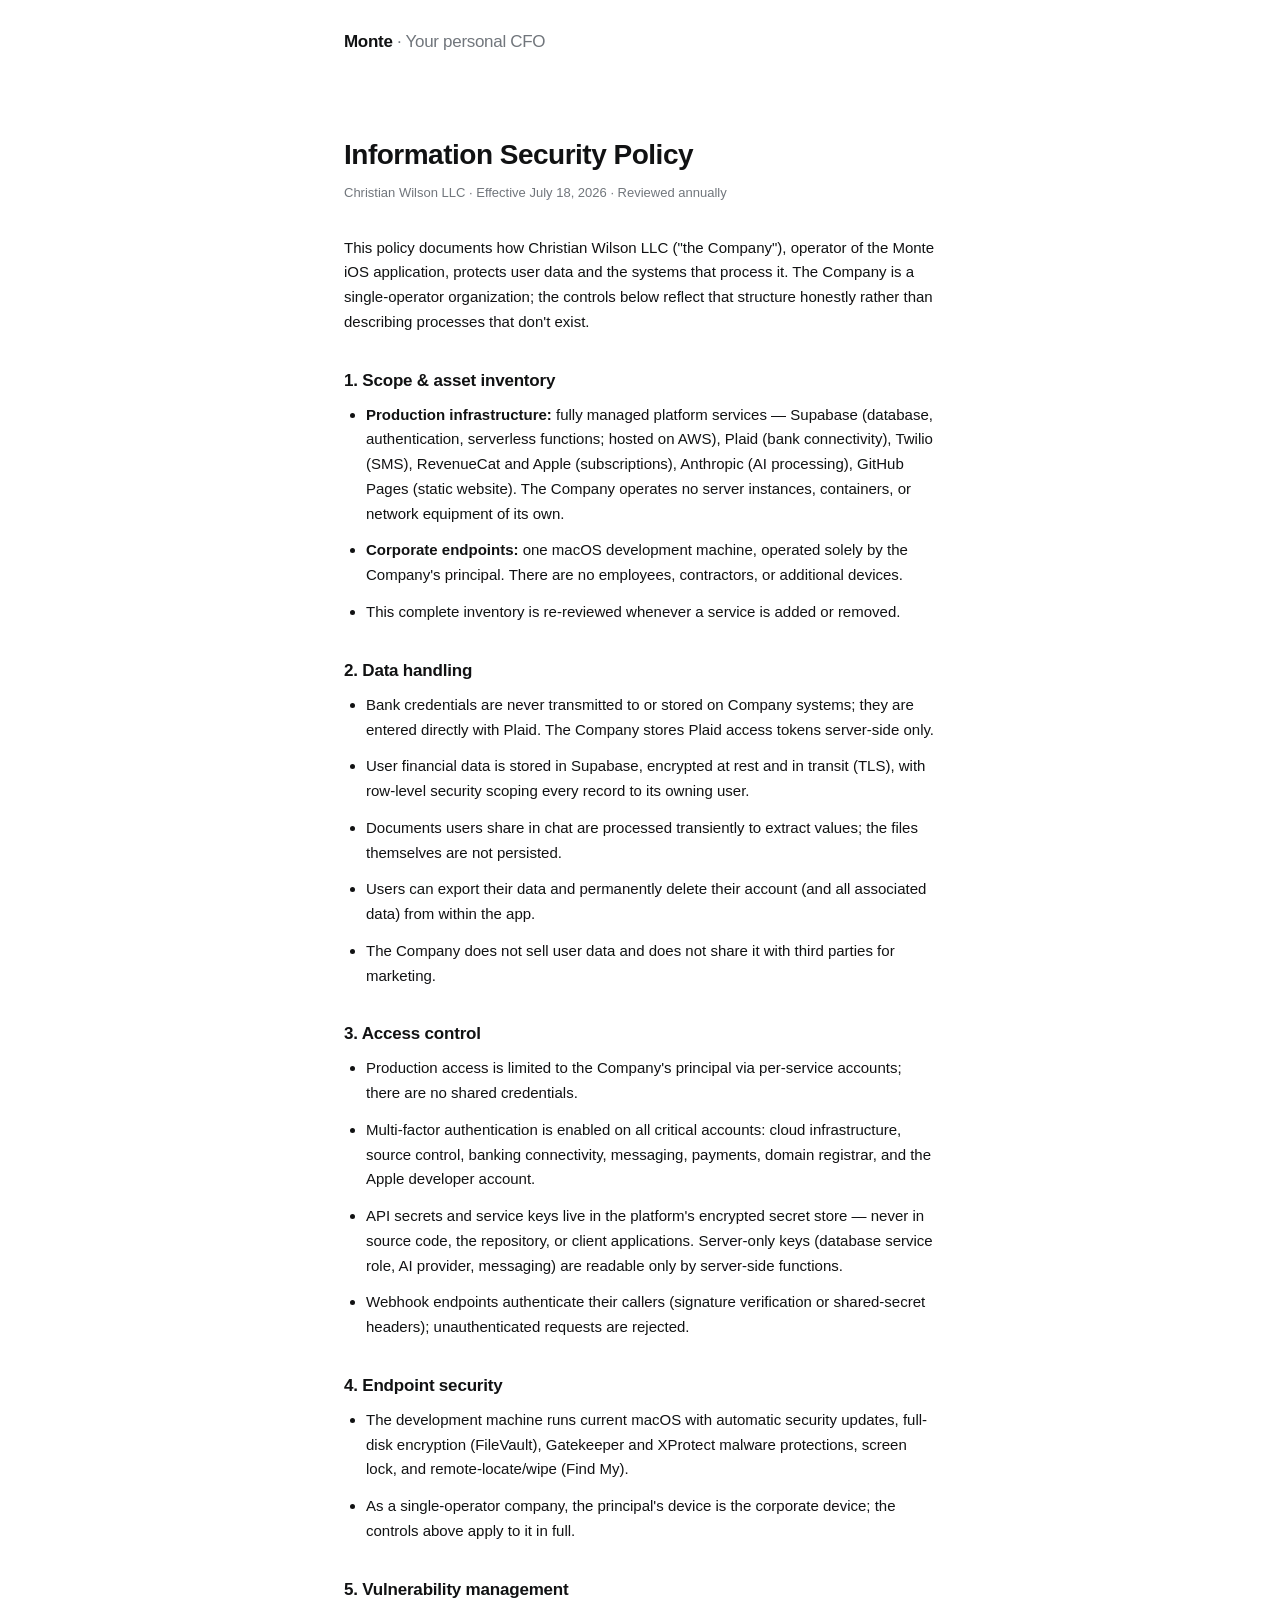
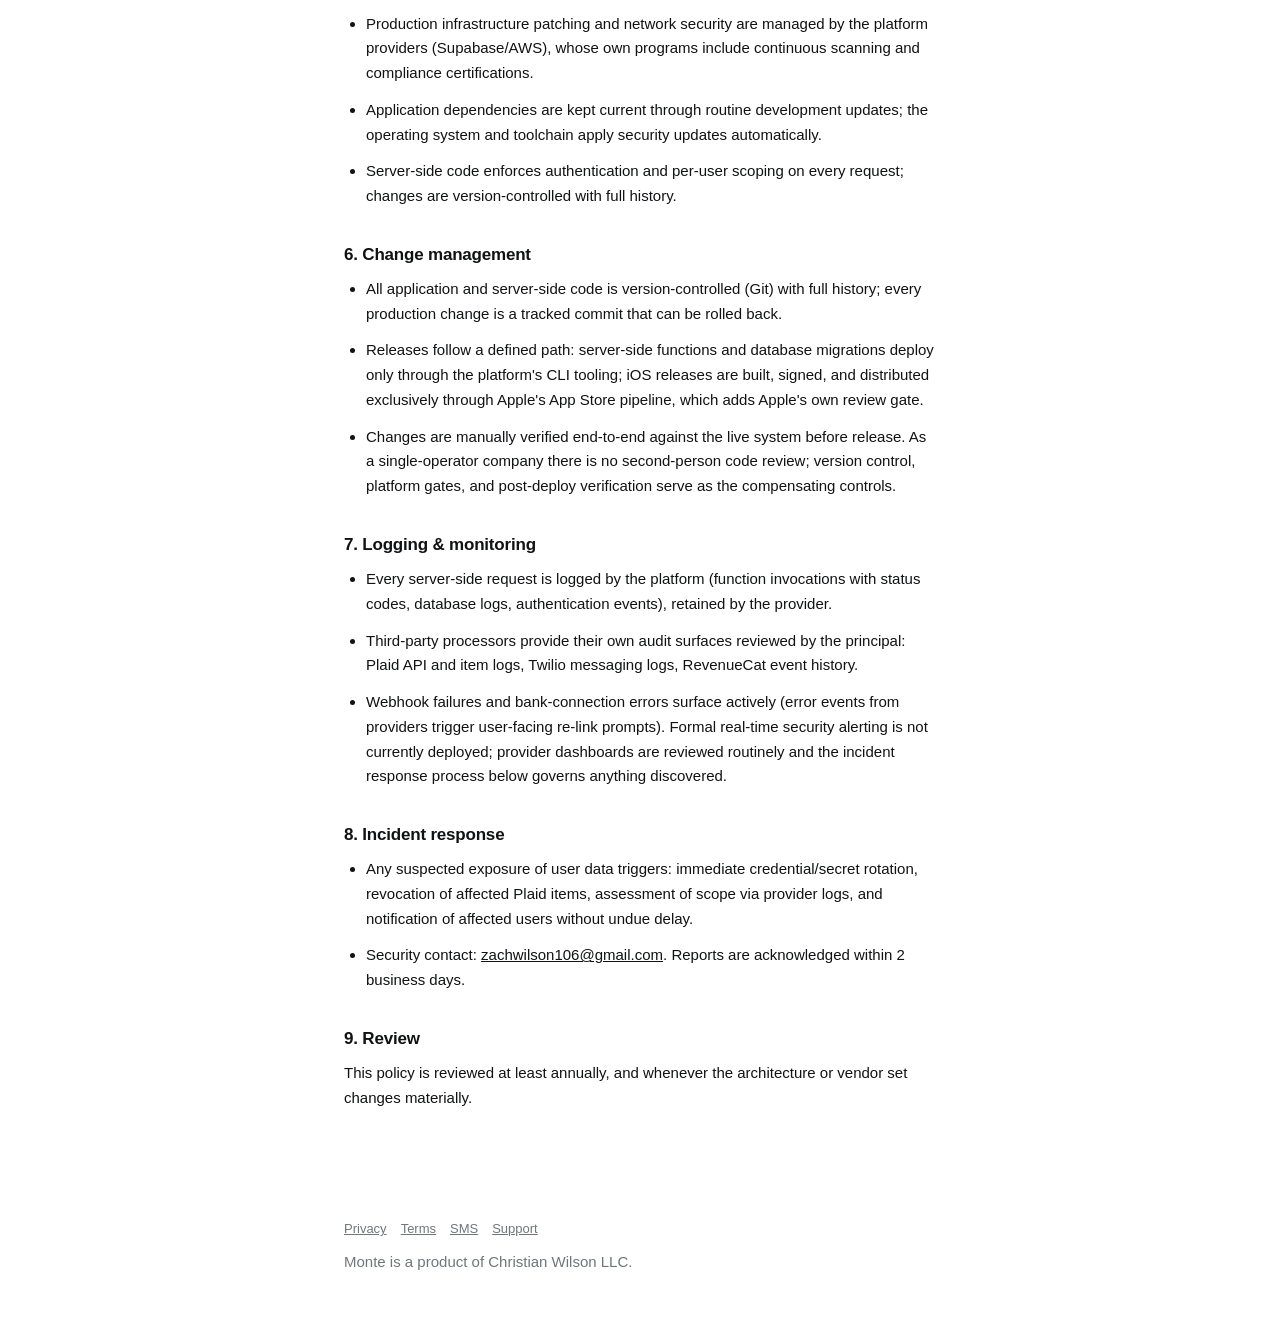
<file: security/index.html>
<!doctype html>
<html lang="en">
<head>
<meta charset="utf-8">
<meta name="viewport" content="width=device-width, initial-scale=1">
<title>Information Security Policy — Monte</title>
<link rel="icon" type="image/png" href="/logo.png">
<link rel="stylesheet" href="../style.css">
</head>
<body>
<header class="site"><a href="../">Monte <span>· Your personal CFO</span></a></header>
<main>
  <h1>Information Security Policy</h1>
  <p class="date">Christian Wilson LLC · Effective July 18, 2026 · Reviewed annually</p>

  <p>This policy documents how Christian Wilson LLC ("the Company"), operator of the Monte iOS
     application, protects user data and the systems that process it. The Company is a
     single-operator organization; the controls below reflect that structure honestly rather than
     describing processes that don't exist.</p>

  <h2>1. Scope &amp; asset inventory</h2>
  <ul>
    <li><strong>Production infrastructure:</strong> fully managed platform services — Supabase
        (database, authentication, serverless functions; hosted on AWS), Plaid (bank connectivity),
        Twilio (SMS), RevenueCat and Apple (subscriptions), Anthropic (AI processing), GitHub Pages
        (static website). The Company operates no server instances, containers, or network
        equipment of its own.</li>
    <li><strong>Corporate endpoints:</strong> one macOS development machine, operated solely by the
        Company's principal. There are no employees, contractors, or additional devices.</li>
    <li>This complete inventory is re-reviewed whenever a service is added or removed.</li>
  </ul>

  <h2>2. Data handling</h2>
  <ul>
    <li>Bank credentials are never transmitted to or stored on Company systems; they are entered
        directly with Plaid. The Company stores Plaid access tokens server-side only.</li>
    <li>User financial data is stored in Supabase, encrypted at rest and in transit (TLS), with
        row-level security scoping every record to its owning user.</li>
    <li>Documents users share in chat are processed transiently to extract values; the files
        themselves are not persisted.</li>
    <li>Users can export their data and permanently delete their account (and all associated data)
        from within the app.</li>
    <li>The Company does not sell user data and does not share it with third parties for
        marketing.</li>
  </ul>

  <h2>3. Access control</h2>
  <ul>
    <li>Production access is limited to the Company's principal via per-service accounts;
        there are no shared credentials.</li>
    <li>Multi-factor authentication is enabled on all critical accounts: cloud infrastructure,
        source control, banking connectivity, messaging, payments, domain registrar, and the
        Apple developer account.</li>
    <li>API secrets and service keys live in the platform's encrypted secret store — never in
        source code, the repository, or client applications. Server-only keys (database service
        role, AI provider, messaging) are readable only by server-side functions.</li>
    <li>Webhook endpoints authenticate their callers (signature verification or shared-secret
        headers); unauthenticated requests are rejected.</li>
  </ul>

  <h2>4. Endpoint security</h2>
  <ul>
    <li>The development machine runs current macOS with automatic security updates, full-disk
        encryption (FileVault), Gatekeeper and XProtect malware protections, screen lock, and
        remote-locate/wipe (Find My).</li>
    <li>As a single-operator company, the principal's device is the corporate device; the controls
        above apply to it in full.</li>
  </ul>

  <h2>5. Vulnerability management</h2>
  <ul>
    <li>Production infrastructure patching and network security are managed by the platform
        providers (Supabase/AWS), whose own programs include continuous scanning and compliance
        certifications.</li>
    <li>Application dependencies are kept current through routine development updates; the
        operating system and toolchain apply security updates automatically.</li>
    <li>Server-side code enforces authentication and per-user scoping on every request; changes
        are version-controlled with full history.</li>
  </ul>

  <h2>6. Change management</h2>
  <ul>
    <li>All application and server-side code is version-controlled (Git) with full history;
        every production change is a tracked commit that can be rolled back.</li>
    <li>Releases follow a defined path: server-side functions and database migrations deploy
        only through the platform's CLI tooling; iOS releases are built, signed, and distributed
        exclusively through Apple's App Store pipeline, which adds Apple's own review gate.</li>
    <li>Changes are manually verified end-to-end against the live system before release.
        As a single-operator company there is no second-person code review; version control,
        platform gates, and post-deploy verification serve as the compensating controls.</li>
  </ul>

  <h2>7. Logging &amp; monitoring</h2>
  <ul>
    <li>Every server-side request is logged by the platform (function invocations with status
        codes, database logs, authentication events), retained by the provider.</li>
    <li>Third-party processors provide their own audit surfaces reviewed by the principal:
        Plaid API and item logs, Twilio messaging logs, RevenueCat event history.</li>
    <li>Webhook failures and bank-connection errors surface actively (error events from
        providers trigger user-facing re-link prompts). Formal real-time security alerting is
        not currently deployed; provider dashboards are reviewed routinely and the incident
        response process below governs anything discovered.</li>
  </ul>

  <h2>8. Incident response</h2>
  <ul>
    <li>Any suspected exposure of user data triggers: immediate credential/secret rotation,
        revocation of affected Plaid items, assessment of scope via provider logs, and notification
        of affected users without undue delay.</li>
    <li>Security contact: <a href="mailto:zachwilson106@gmail.com">zachwilson106@gmail.com</a>.
        Reports are acknowledged within 2 business days.</li>
  </ul>

  <h2>9. Review</h2>
  <p>This policy is reviewed at least annually, and whenever the architecture or vendor set
     changes materially.</p>
</main>
<footer>
  <a href="../privacy/">Privacy</a><a href="../terms/">Terms</a><a href="../sms/">SMS</a><a href="../faq/">Support</a>
  <p style="margin-top:10px">Monte is a product of Christian Wilson LLC.</p>
</footer>
</body>
</html>
</file>
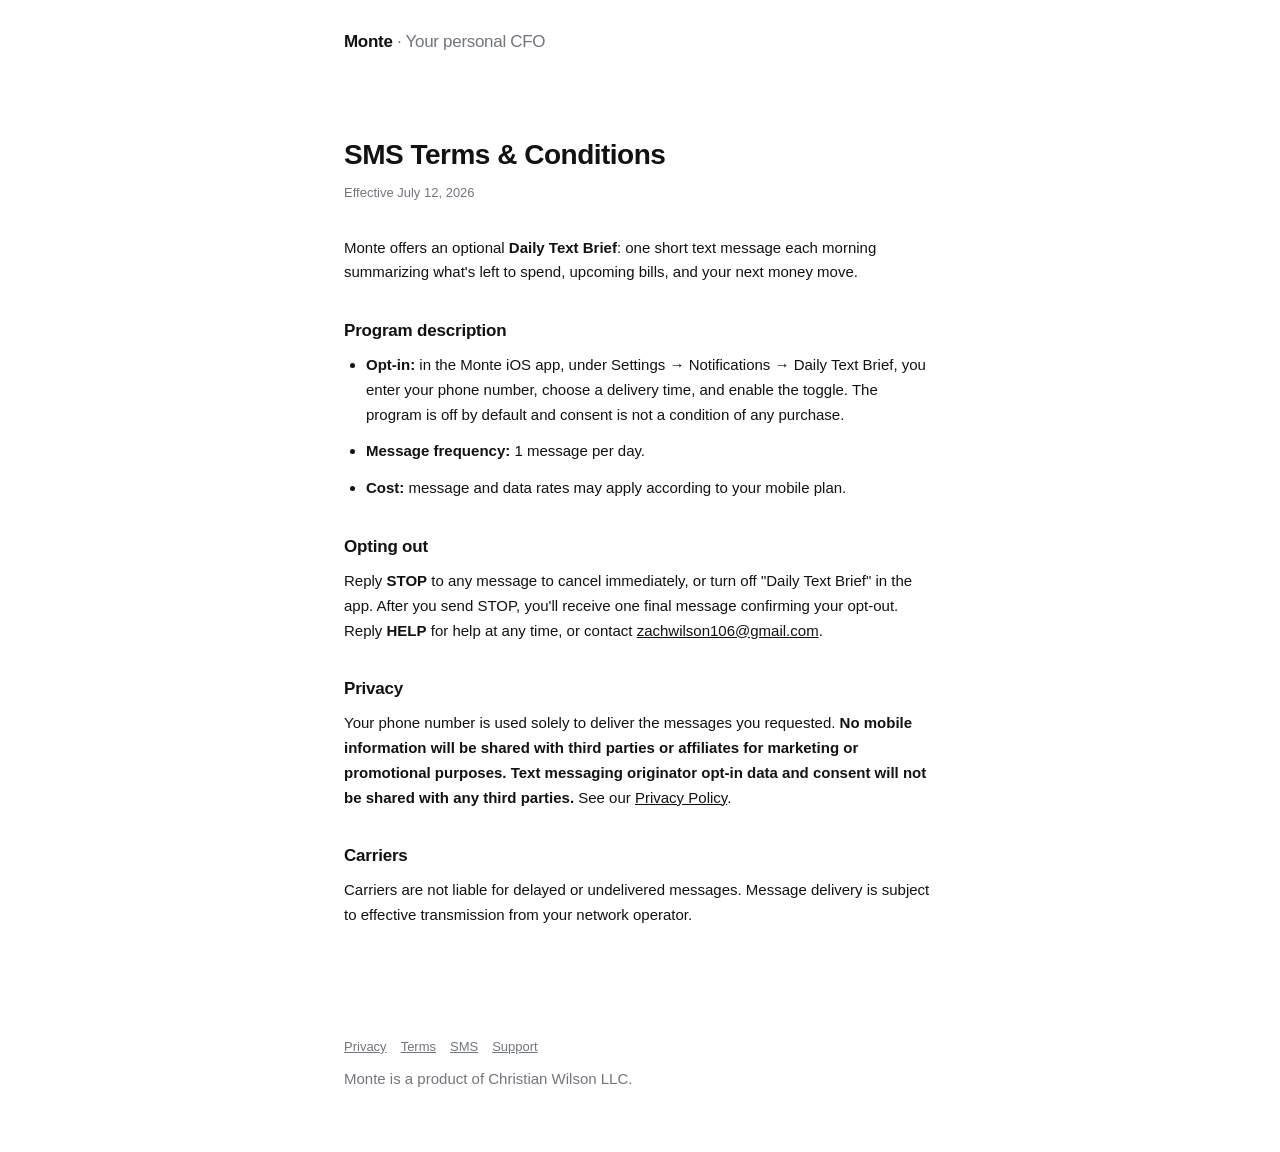
<file: sms/index.html>
<!doctype html>
<html lang="en">
<head>
<meta charset="utf-8">
<meta name="viewport" content="width=device-width, initial-scale=1">
<title>SMS Terms &amp; Conditions — Monte</title>
<link rel="icon" type="image/png" href="/logo.png">
<link rel="stylesheet" href="../style.css">
</head>
<body>
<header class="site"><a href="../">Monte <span>· Your personal CFO</span></a></header>
<main>
  <h1>SMS Terms &amp; Conditions</h1>
  <p class="date">Effective July 12, 2026</p>

  <p>Monte offers an optional <strong>Daily Text Brief</strong>: one short text message each morning
     summarizing what's left to spend, upcoming bills, and your next money move.</p>

  <h2>Program description</h2>
  <ul>
    <li><strong>Opt-in:</strong> in the Monte iOS app, under Settings → Notifications → Daily Text
        Brief, you enter your phone number, choose a delivery time, and enable the toggle.
        The program is off by default and consent is not a condition of any purchase.</li>
    <li><strong>Message frequency:</strong> 1 message per day.</li>
    <li><strong>Cost:</strong> message and data rates may apply according to your mobile plan.</li>
  </ul>

  <h2>Opting out</h2>
  <p>Reply <strong>STOP</strong> to any message to cancel immediately, or turn off "Daily Text
     Brief" in the app. After you send STOP, you'll receive one final message confirming your
     opt-out. Reply <strong>HELP</strong> for help at any time, or contact
     <a href="mailto:zachwilson106@gmail.com">zachwilson106@gmail.com</a>.</p>

  <h2>Privacy</h2>
  <p>Your phone number is used solely to deliver the messages you requested. <strong>No mobile
     information will be shared with third parties or affiliates for marketing or promotional
     purposes. Text messaging originator opt-in data and consent will not be shared with any
     third parties.</strong> See our <a href="../privacy/">Privacy Policy</a>.</p>

  <h2>Carriers</h2>
  <p>Carriers are not liable for delayed or undelivered messages. Message delivery is subject to
     effective transmission from your network operator.</p>
</main>
<footer>
  <a href="../privacy/">Privacy</a><a href="../terms/">Terms</a><a href="../sms/">SMS</a><a href="../faq/">Support</a>
  <p style="margin-top:10px">Monte is a product of Christian Wilson LLC.</p>
</footer>
</body>
</html>
</file>
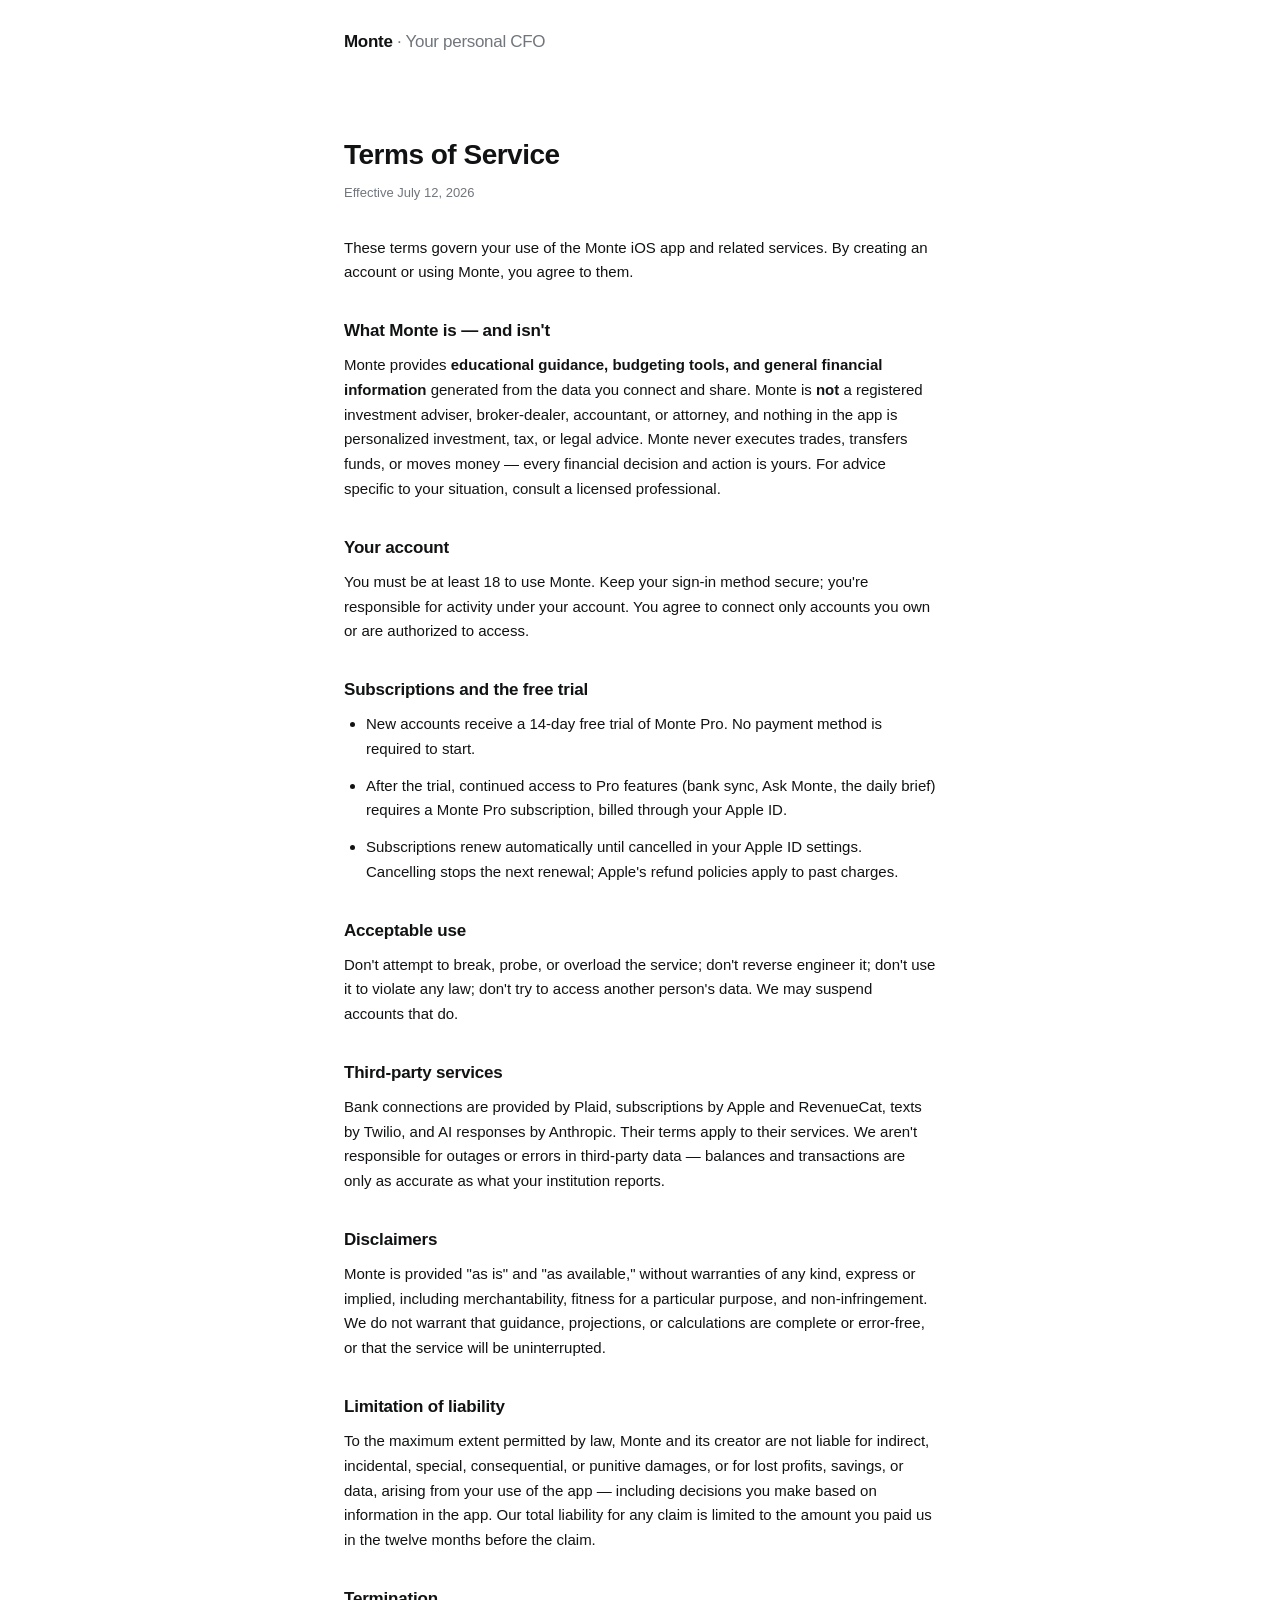
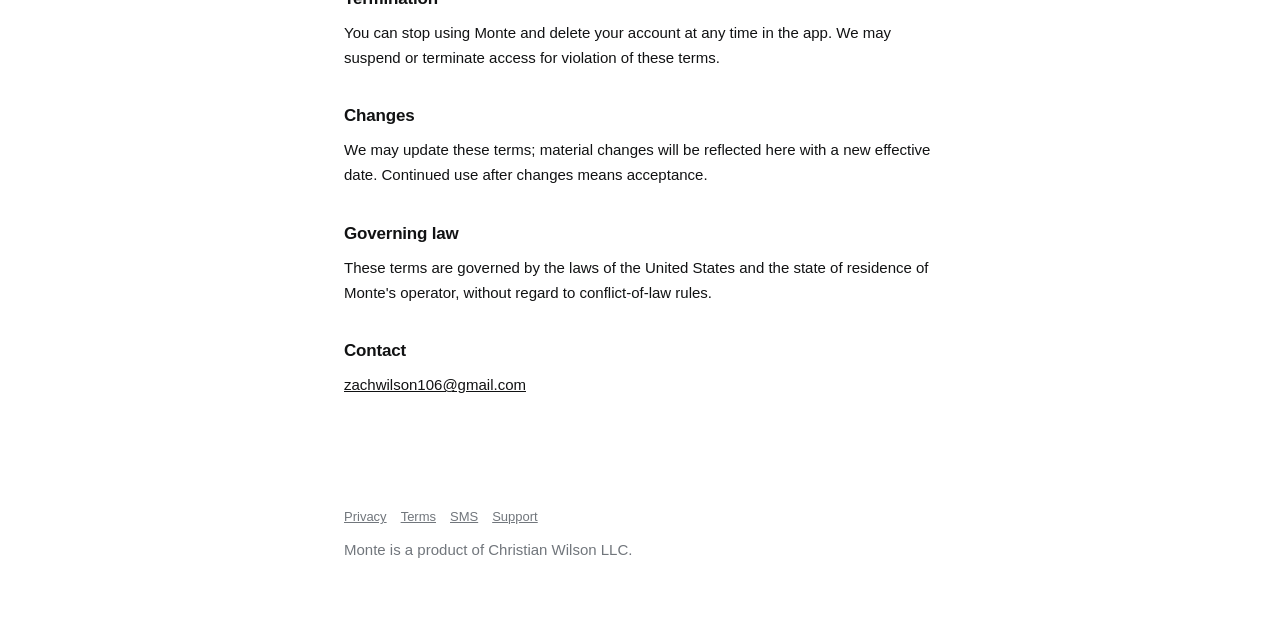
<file: terms/index.html>
<!doctype html>
<html lang="en">
<head>
<meta charset="utf-8">
<meta name="viewport" content="width=device-width, initial-scale=1">
<title>Terms of Service — Monte</title>
<link rel="icon" type="image/png" href="/logo.png">
<link rel="stylesheet" href="../style.css">
</head>
<body>
<header class="site"><a href="../">Monte <span>· Your personal CFO</span></a></header>
<main>
  <h1>Terms of Service</h1>
  <p class="date">Effective July 12, 2026</p>

  <p>These terms govern your use of the Monte iOS app and related services. By creating an account
     or using Monte, you agree to them.</p>

  <h2>What Monte is — and isn't</h2>
  <p>Monte provides <strong>educational guidance, budgeting tools, and general financial
     information</strong> generated from the data you connect and share. Monte is
     <strong>not</strong> a registered investment adviser, broker-dealer, accountant, or attorney,
     and nothing in the app is personalized investment, tax, or legal advice. Monte never executes
     trades, transfers funds, or moves money — every financial decision and action is yours.
     For advice specific to your situation, consult a licensed professional.</p>

  <h2>Your account</h2>
  <p>You must be at least 18 to use Monte. Keep your sign-in method secure; you're responsible for
     activity under your account. You agree to connect only accounts you own or are authorized
     to access.</p>

  <h2>Subscriptions and the free trial</h2>
  <ul>
    <li>New accounts receive a 14-day free trial of Monte Pro. No payment method is required to start.</li>
    <li>After the trial, continued access to Pro features (bank sync, Ask Monte, the daily brief)
        requires a Monte Pro subscription, billed through your Apple ID.</li>
    <li>Subscriptions renew automatically until cancelled in your Apple ID settings. Cancelling
        stops the next renewal; Apple's refund policies apply to past charges.</li>
  </ul>

  <h2>Acceptable use</h2>
  <p>Don't attempt to break, probe, or overload the service; don't reverse engineer it; don't use it
     to violate any law; don't try to access another person's data. We may suspend accounts that do.</p>

  <h2>Third-party services</h2>
  <p>Bank connections are provided by Plaid, subscriptions by Apple and RevenueCat, texts by Twilio,
     and AI responses by Anthropic. Their terms apply to their services. We aren't responsible for
     outages or errors in third-party data — balances and transactions are only as accurate as what
     your institution reports.</p>

  <h2>Disclaimers</h2>
  <p>Monte is provided "as is" and "as available," without warranties of any kind, express or
     implied, including merchantability, fitness for a particular purpose, and non-infringement.
     We do not warrant that guidance, projections, or calculations are complete or error-free, or
     that the service will be uninterrupted.</p>

  <h2>Limitation of liability</h2>
  <p>To the maximum extent permitted by law, Monte and its creator are not liable for indirect,
     incidental, special, consequential, or punitive damages, or for lost profits, savings, or data,
     arising from your use of the app — including decisions you make based on information in the
     app. Our total liability for any claim is limited to the amount you paid us in the twelve
     months before the claim.</p>

  <h2>Termination</h2>
  <p>You can stop using Monte and delete your account at any time in the app. We may suspend or
     terminate access for violation of these terms.</p>

  <h2>Changes</h2>
  <p>We may update these terms; material changes will be reflected here with a new effective date.
     Continued use after changes means acceptance.</p>

  <h2>Governing law</h2>
  <p>These terms are governed by the laws of the United States and the state of residence of
     Monte's operator, without regard to conflict-of-law rules.</p>

  <h2>Contact</h2>
  <p><a href="mailto:zachwilson106@gmail.com">zachwilson106@gmail.com</a></p>
</main>
<footer>
  <a href="../privacy/">Privacy</a><a href="../terms/">Terms</a><a href="../sms/">SMS</a><a href="../faq/">Support</a>
  <p style="margin-top:10px">Monte is a product of Christian Wilson LLC.</p>
</footer>
</body>
</html>
</file>
<file: style.css>
:root {
  --ink: #111213;
  --muted: #71767c;
  --border: rgba(0, 0, 0, 0.08);
}
* { margin: 0; padding: 0; box-sizing: border-box; }
body {
  font-family: -apple-system, BlinkMacSystemFont, "SF Pro Text", "Segoe UI", Helvetica, Arial, sans-serif;
  color: var(--ink);
  background: #fff;
  line-height: 1.65;
  -webkit-font-smoothing: antialiased;
}
main { max-width: 640px; margin: 0 auto; padding: 48px 24px 96px; }
header.site { max-width: 640px; margin: 0 auto; padding: 28px 24px 0; }
header.site a { font-weight: 700; font-size: 17px; letter-spacing: -0.3px; color: var(--ink); text-decoration: none; }
header.site a span { color: var(--muted); font-weight: 500; }
h1 { font-size: 28px; letter-spacing: -0.5px; margin: 28px 0 4px; }
.date { color: var(--muted); font-size: 13px; margin-bottom: 32px; }
h2 { font-size: 17px; letter-spacing: -0.2px; margin: 32px 0 8px; }
p, li { font-size: 15px; margin-bottom: 12px; }
ul { padding-left: 22px; margin-bottom: 12px; }
a { color: var(--ink); }
.card {
  border: 1px solid var(--border); border-radius: 16px;
  padding: 18px 20px; margin: 16px 0;
}
footer { max-width: 640px; margin: 0 auto; padding: 0 24px 48px; color: var(--muted); font-size: 13px; }
footer a { color: var(--muted); margin-right: 14px; }
</file>
